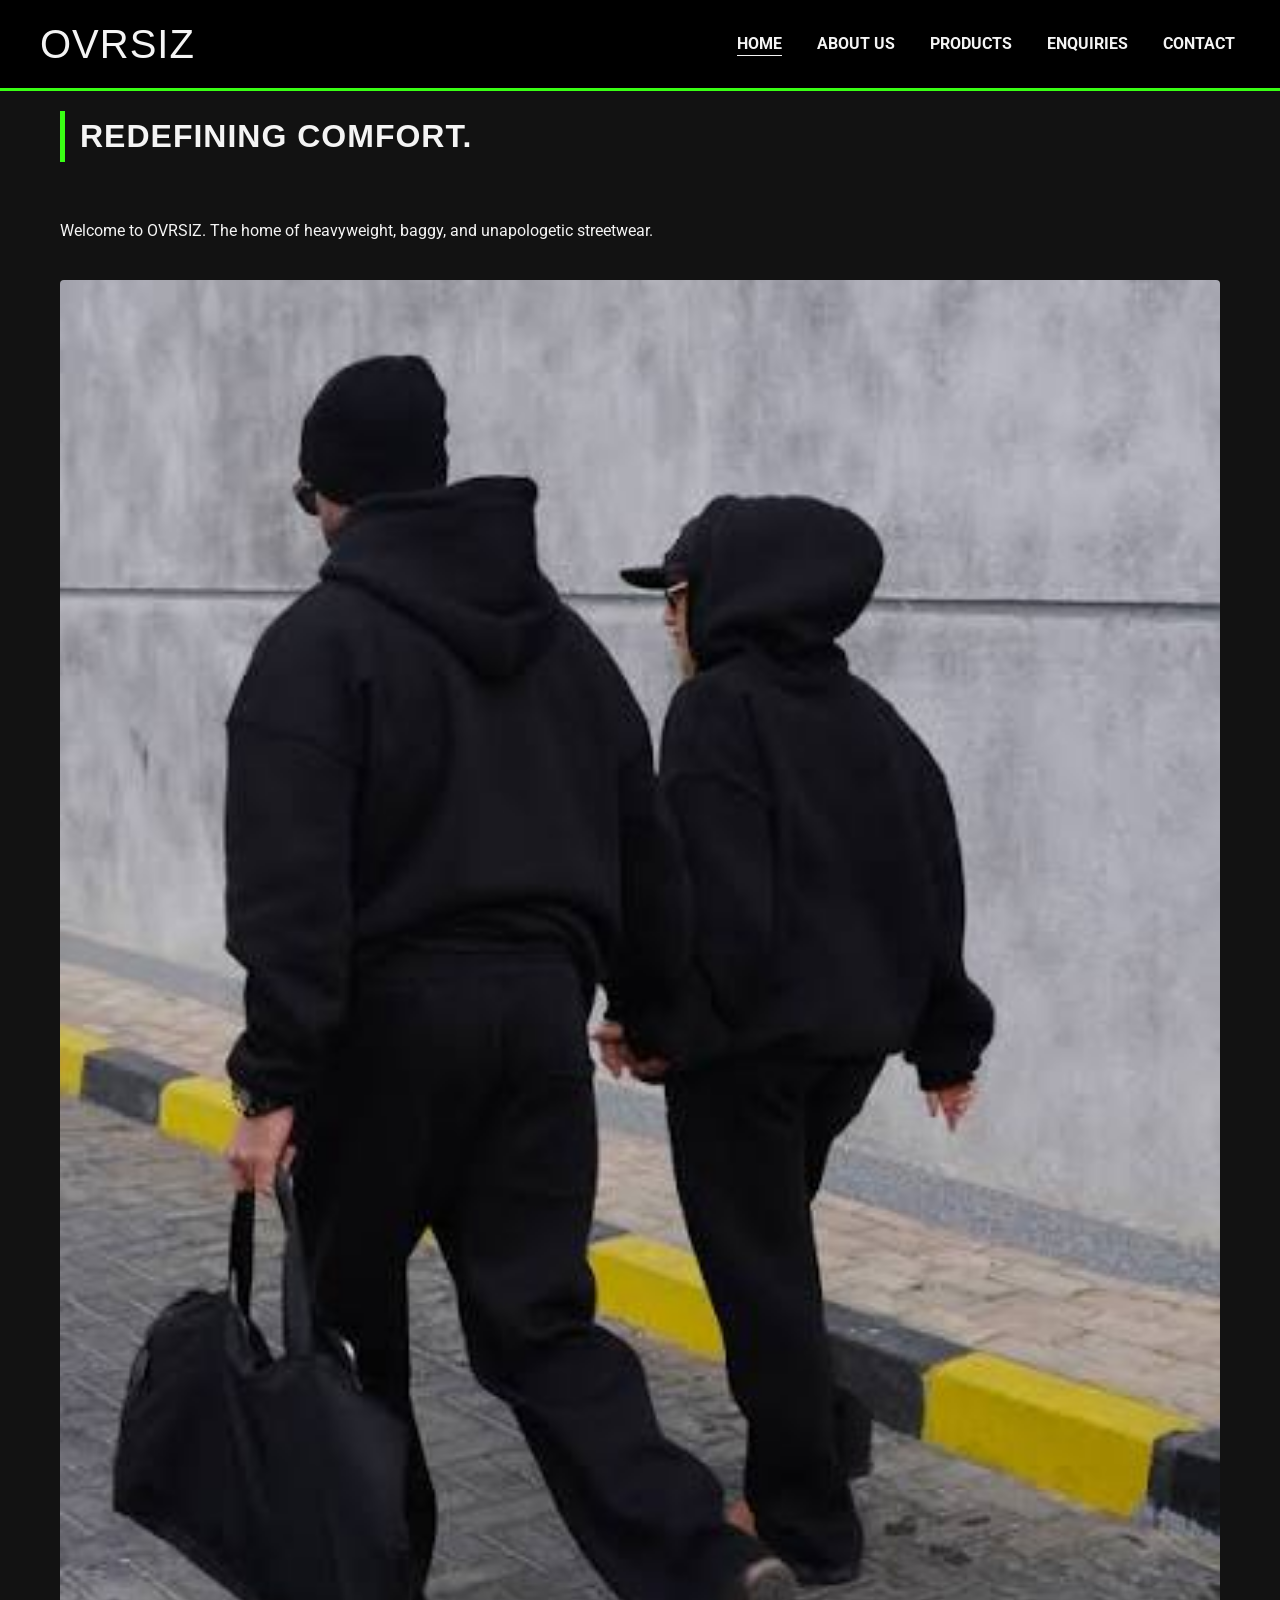
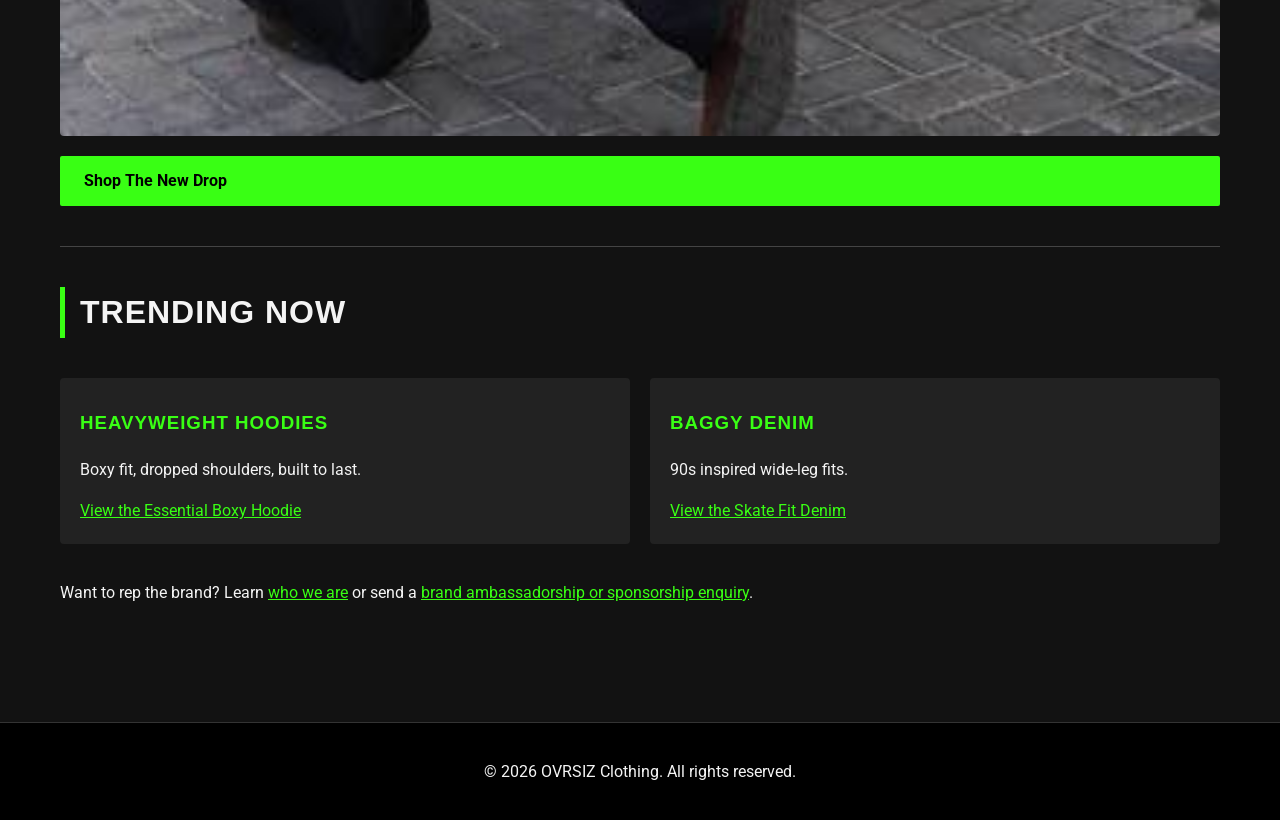
<file: OVRSIZ/index.html>
<!DOCTYPE html>
<html lang="en">

<head>
    <meta charset="UTF-8">
    <meta name="viewport" content="width=device-width, initial-scale=1.0">
    <title>OVRSIZ | Oversized Streetwear, Heavyweight Hoodies &amp; Baggy Denim</title>
    <meta name="description" content="Explore OVRSIZ oversized streetwear: heavyweight hoodies, baggy denim and gender-neutral clothing inspired by skate culture.">
    <meta name="keywords" content="OVRSIZ, oversized streetwear, heavyweight hoodies, baggy denim, gender-neutral clothing, skate streetwear South Africa">
    <script src="script.js" defer></script>
    <link rel="stylesheet" href="style.css">
</head>

<body>
    <a class="skip-link" href="#main-content">Skip to content</a>

    <!-- Main Website Header & Navigation -->
    <header>
        <a class="logo" href="index.html">OVRSIZ</a>
        <nav aria-label="Main navigation">
            <ul id="main-menu">
                <li><a href="index.html" aria-current="page">Home</a></li>
                <li><a href="about.html">About Us</a></li>
                <li><a href="products.html">Products</a></li>
                <li><a href="enquiry.html">Enquiries</a></li>
                <li><a href="contact.html">Contact</a></li>
            </ul>
        </nav>
    </header>

    <!-- Main Content Area -->
    <main id="main-content">
        <!-- Hero Section -->
        <section>
            <h1>Redefining Comfort.</h1>
            <p>Welcome to OVRSIZ. The home of heavyweight, baggy, and unapologetic streetwear.</p>
            <img src="images/ovrsiz-black-oversized-hoodies-streetwear.jpeg" width="399" height="501" alt="Two people walking along a city pavement in matching black oversized hoodies and wide-leg pants">
            <br>
            <a class="button-link" href="products.html">Shop The New Drop</a>
        </section>

        <hr>

        <!-- Featured Categories -->
        <section>
            <h2>Trending Now</h2>
            <article>
                <h3>Heavyweight Hoodies</h3>
                <p>Boxy fit, dropped shoulders, built to last.</p>
                <a href="products.html">View the Essential Boxy Hoodie</a>
            </article>
            <article>
                <h3>Baggy Denim</h3>
                <p>90s inspired wide-leg fits.</p>
                <a href="products.html">View the Skate Fit Denim</a>
            </article>
            <p>Want to rep the brand? Learn <a href="about.html">who we are</a> or send a <a href="enquiry.html">brand ambassadorship or sponsorship enquiry</a>.</p>
        </section>
    </main>

    <!-- Website Footer -->
    <footer>
        <p>&copy; 2026 OVRSIZ Clothing. All rights reserved.</p>
    </footer>

</body>

</html>
</file>
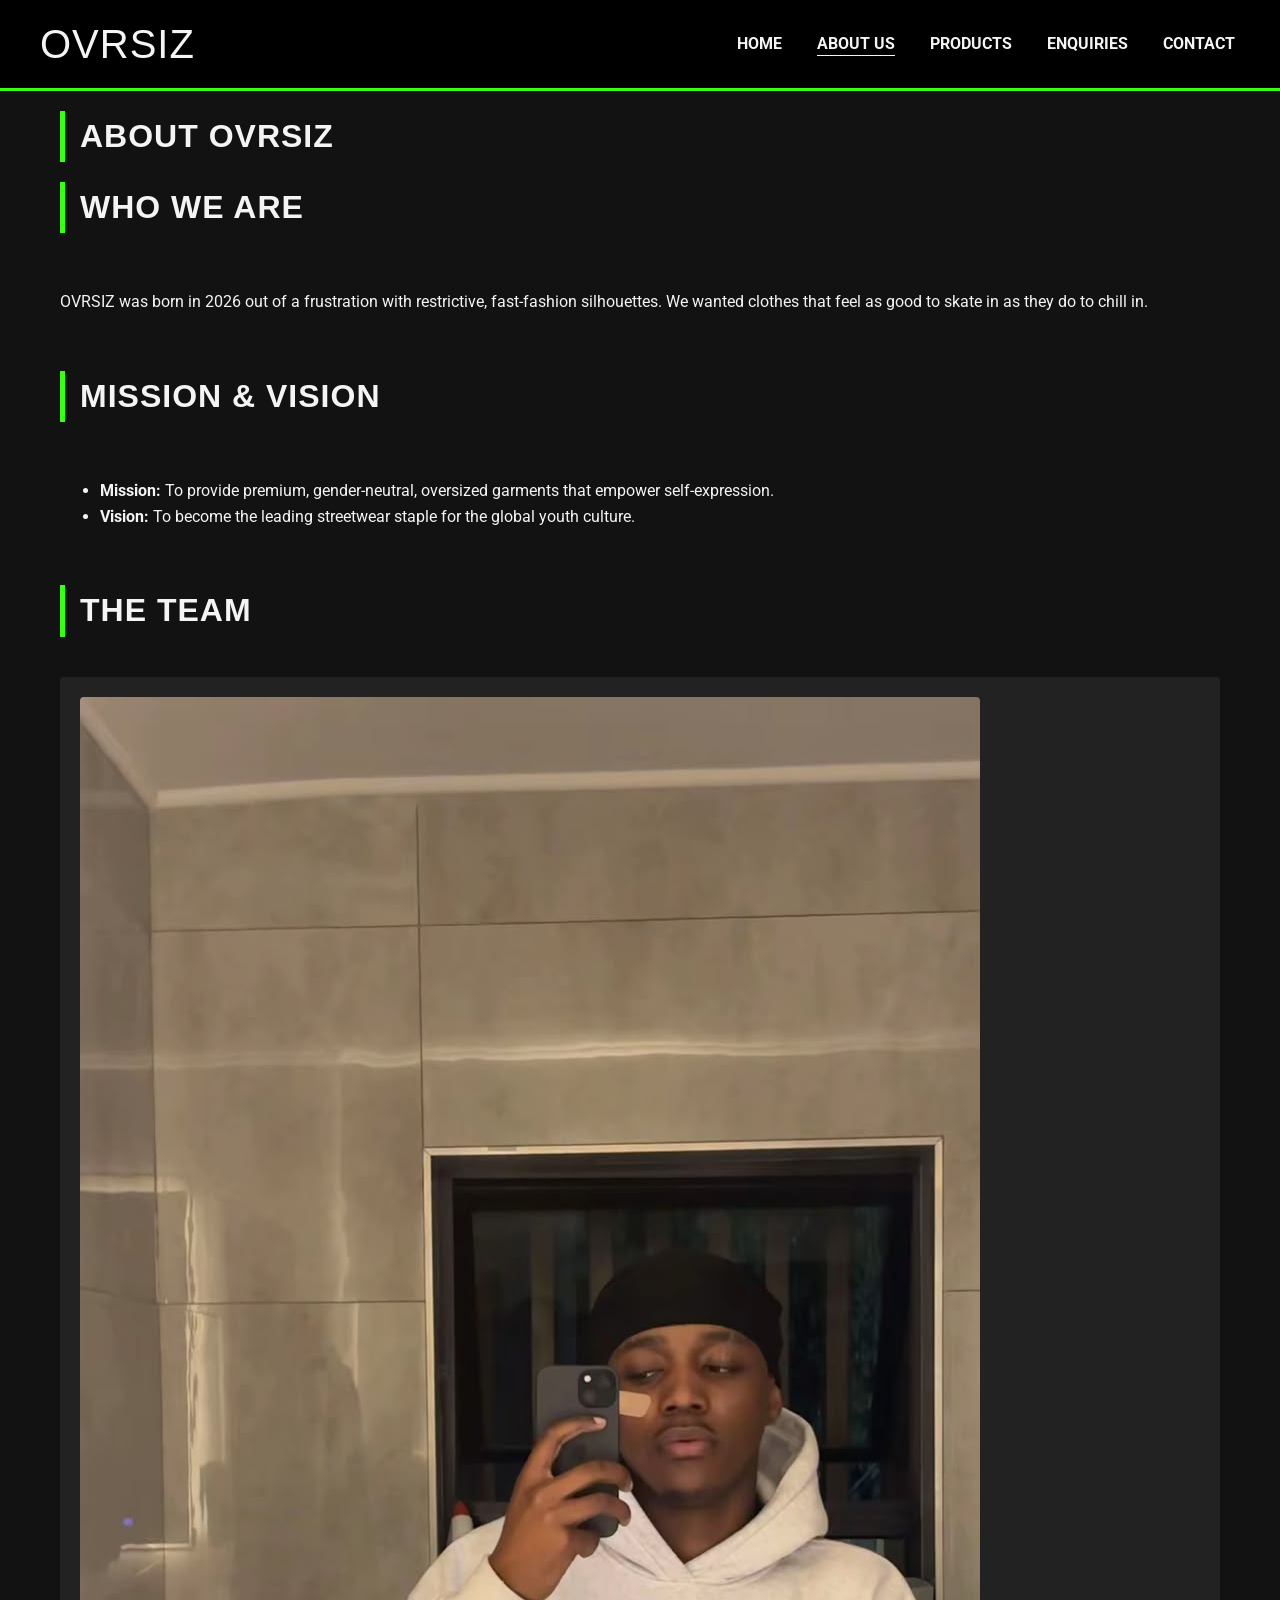
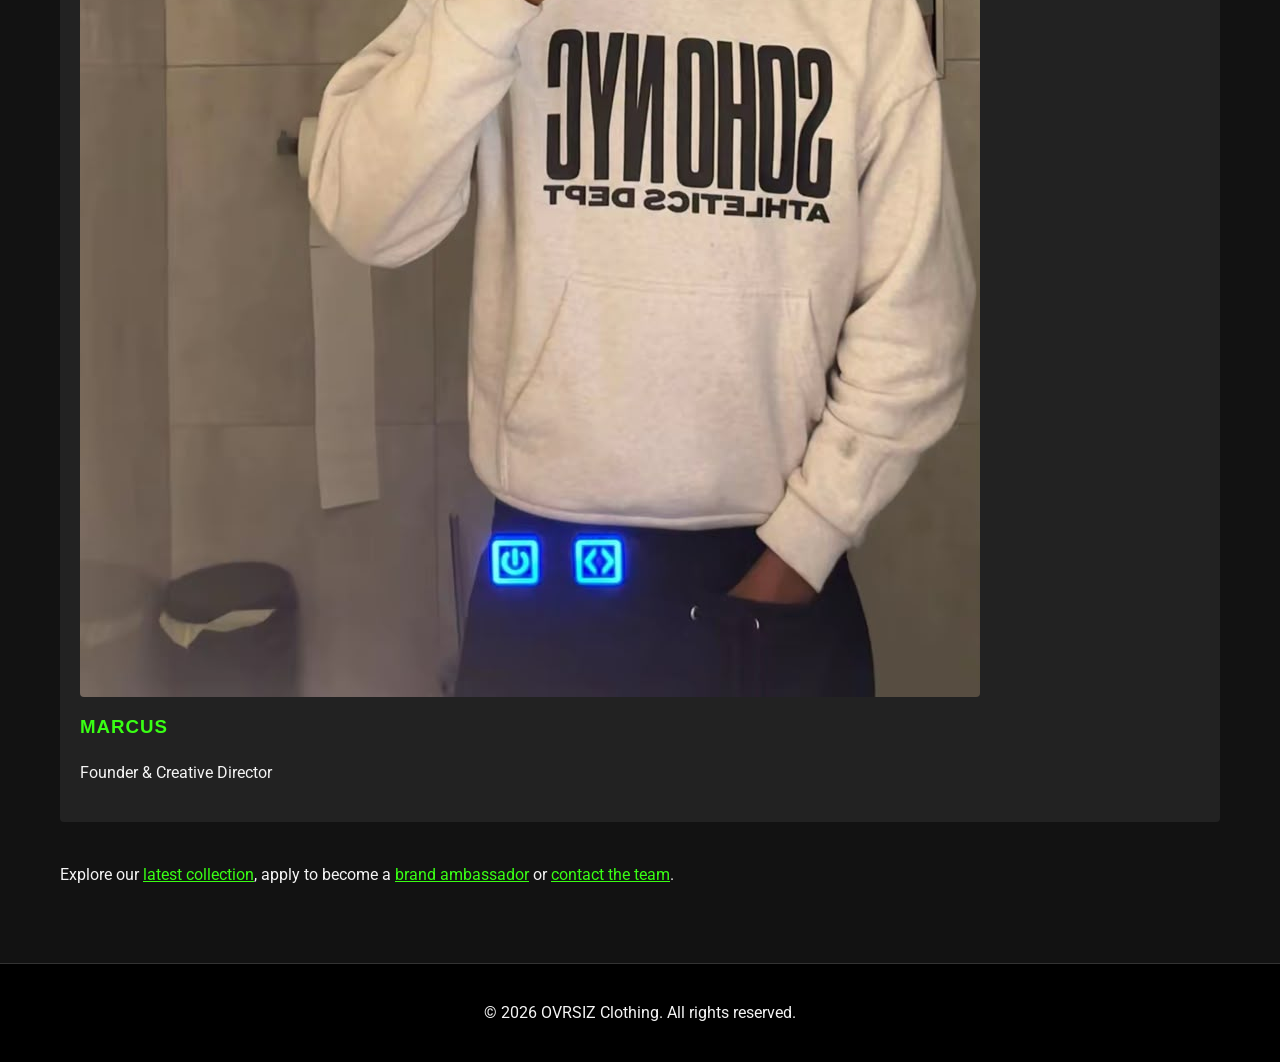
<file: OVRSIZ/about.html>
<!DOCTYPE html>
<html lang="en">

<head>
    <meta charset="UTF-8">
    <meta name="viewport" content="width=device-width, initial-scale=1.0">
    <title>About Us: Our Story, Mission &amp; Founder | OVRSIZ</title>
    <meta name="description" content="Meet Marcus and discover the mission behind OVRSIZ, a fictional streetwear brand built around comfort, skate culture and self-expression.">
    <meta name="keywords" content="OVRSIZ story, OVRSIZ founder Marcus, streetwear brand mission, gender-neutral clothing, skate culture, oversized fashion">
    <script src="script.js" defer></script>
    <link rel="stylesheet" href="style.css">
</head>

<body>
    <a class="skip-link" href="#main-content">Skip to content</a>

    <header>
        <a class="logo" href="index.html">OVRSIZ</a>
        <nav aria-label="Main navigation">
            <ul id="main-menu">
                <li><a href="index.html">Home</a></li>
                <li><a href="about.html" aria-current="page">About Us</a></li>
                <li><a href="products.html">Products</a></li>
                <li><a href="enquiry.html">Enquiries</a></li>
                <li><a href="contact.html">Contact</a></li>
            </ul>
        </nav>
    </header>

    <main id="main-content">
        <h1>About OVRSIZ</h1>

        <section>
            <h2>Who We Are</h2>
            <p>OVRSIZ was born in 2026 out of a frustration with restrictive, fast-fashion silhouettes. We wanted
                clothes that feel as good to skate in as they do to chill in.</p>
        </section>

        <section>
            <h2>Mission &amp; Vision</h2>
            <ul>
                <li><strong>Mission:</strong> To provide premium, gender-neutral, oversized garments that empower
                    self-expression.</li>
                <li><strong>Vision:</strong> To become the leading streetwear staple for the global youth culture.</li>
            </ul>
        </section>

        <section>
            <h2>The Team</h2>
            <article>
                <img src="images/marcus-ovrsiz-founder.jpg" width="900" height="1600" loading="lazy" alt="Marcus, OVRSIZ founder, taking a mirror selfie in a light grey oversized hoodie and black beanie">
                <h3>Marcus</h3>
                <p>Founder &amp; Creative Director</p>
            </article>
        </section>
        <p>Explore our <a href="products.html">latest collection</a>, apply to become a <a href="enquiry.html">brand ambassador</a> or <a href="contact.html">contact the team</a>.</p>
    </main>

    <footer>
        <p>&copy; 2026 OVRSIZ Clothing. All rights reserved.</p>
    </footer>

</body>

</html>
</file>
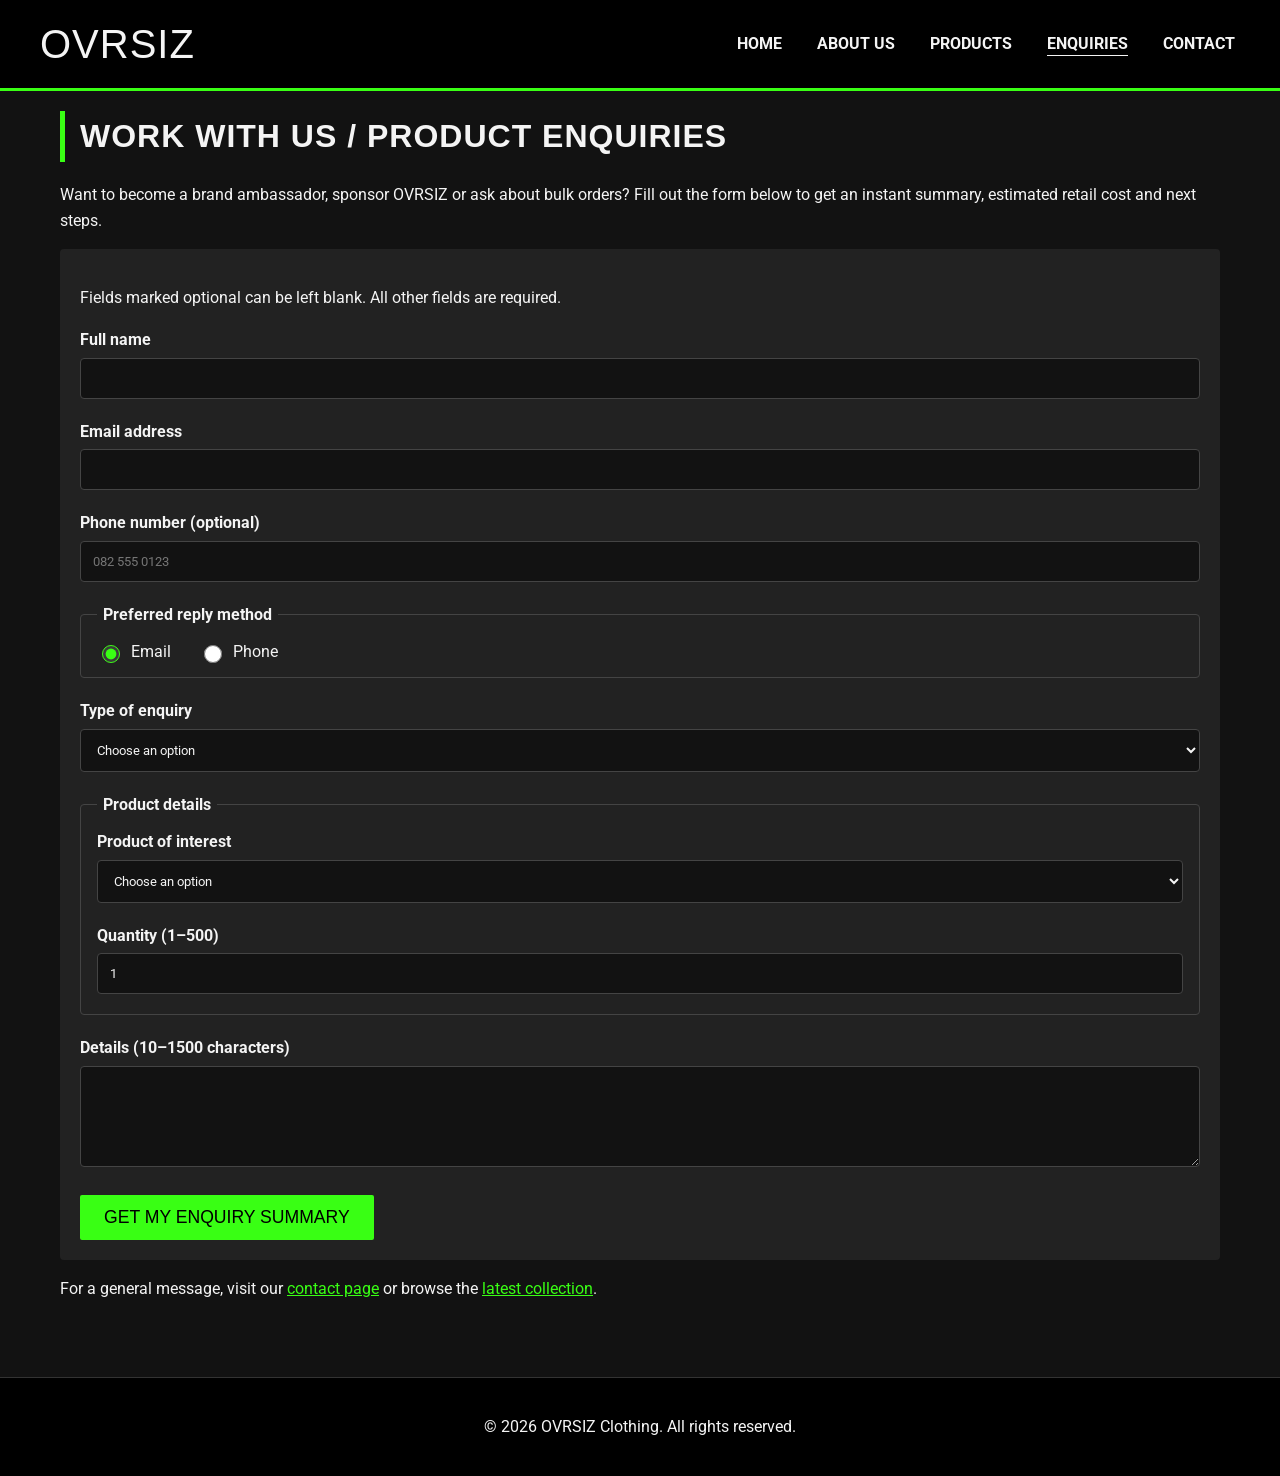
<file: OVRSIZ/enquiry.html>
<!DOCTYPE html>
<html lang="en">

<head>
    <meta charset="UTF-8">
    <meta name="viewport" content="width=device-width, initial-scale=1.0">
    <title>Brand Ambassador, Sponsorship &amp; Bulk Order Enquiries | OVRSIZ</title>
    <meta name="description" content="Send an OVRSIZ enquiry about products, bulk orders, sponsorship or brand ambassadorship and get an instant estimated retail cost and next steps.">
    <meta name="keywords" content="OVRSIZ enquiries, streetwear brand ambassador, streetwear sponsorship, bulk hoodie orders, wholesale streetwear South Africa">
    <script src="script.js" defer></script>
    <link rel="stylesheet" href="style.css">
</head>

<body>
    <a class="skip-link" href="#main-content">Skip to content</a>

    <header>
        <a class="logo" href="index.html">OVRSIZ</a>
        <nav aria-label="Main navigation">
            <ul id="main-menu">
                <li><a href="index.html">Home</a></li>
                <li><a href="about.html">About Us</a></li>
                <li><a href="products.html">Products</a></li>
                <li><a href="enquiry.html" aria-current="page">Enquiries</a></li>
                <li><a href="contact.html">Contact</a></li>
            </ul>
        </nav>
    </header>

    <main id="main-content">
        <h1>Work With Us / Product Enquiries</h1>
        <p>Want to become a brand ambassador, sponsor OVRSIZ or ask about bulk orders? Fill out the form below to get an instant summary, estimated retail cost and next steps.</p>

        <!-- Enquiry Form using standard HTML5 inputs -->
        <form id="enquiry-form" action="mailto:hello@ovrsiz.co.za" method="post" enctype="text/plain">
            <p>Fields marked optional can be left blank. All other fields are required.</p>
            <label for="fullName">Full name</label>
            <input id="fullName" name="fullName" type="text" autocomplete="name" minlength="2" maxlength="80" required>
            <label for="email">Email address</label>
            <input id="email" name="email" type="email" autocomplete="email" maxlength="254" required>
            <label for="phone">Phone number (optional)</label>
            <input id="phone" name="phone" type="tel" autocomplete="tel" placeholder="082 555 0123" maxlength="16">
            <fieldset>
                <legend>Preferred reply method</legend>
                <label class="choice"><input type="radio" name="replyMethod" value="email" checked> Email</label>
                <label class="choice"><input type="radio" name="replyMethod" value="phone"> Phone</label>
            </fieldset>
            <label for="enquiryType">Type of enquiry</label>
            <select id="enquiryType" name="enquiryType" required>
                <option value="">Choose an option</option>
                <option value="product">Product Information</option>
                <option value="wholesale">Wholesale / Bulk Order</option>
                <option value="ambassador">Brand Ambassadorship</option>
                <option value="sponsorship">Sponsorship</option>
            </select>
            <fieldset id="order-details">
                <legend>Product details</legend>
                <label for="productChoice">Product of interest</label>
                <select id="productChoice" name="productChoice" required>
                    <option value="">Choose an option</option>
                    <option value="hoodie">Essential Boxy Hoodie — R850.00</option>
                    <option value="denim">Skate Fit Denim — R950.00</option>
                </select>
                <label for="quantity">Quantity (1–500)</label>
                <input id="quantity" name="quantity" type="number" min="1" max="500" step="1" value="1" required>
            </fieldset>
            <label for="details">Details (10–1500 characters)</label>
            <textarea id="details" name="details" rows="5" minlength="10" maxlength="1500" required></textarea>
            <button type="submit">Get my enquiry summary</button>
            <div id="enquiry-response" class="response-panel" aria-live="polite" hidden></div>
            <noscript><p>Enable JavaScript for an instant summary, or submit to email hello@ovrsiz.co.za using your email app.</p></noscript>
        </form>
        <p>For a general message, visit our <a href="contact.html">contact page</a> or browse the <a href="products.html">latest collection</a>.</p>
    </main>

    <footer>
        <p>&copy; 2026 OVRSIZ Clothing. All rights reserved.</p>
    </footer>

</body>

</html>
</file>
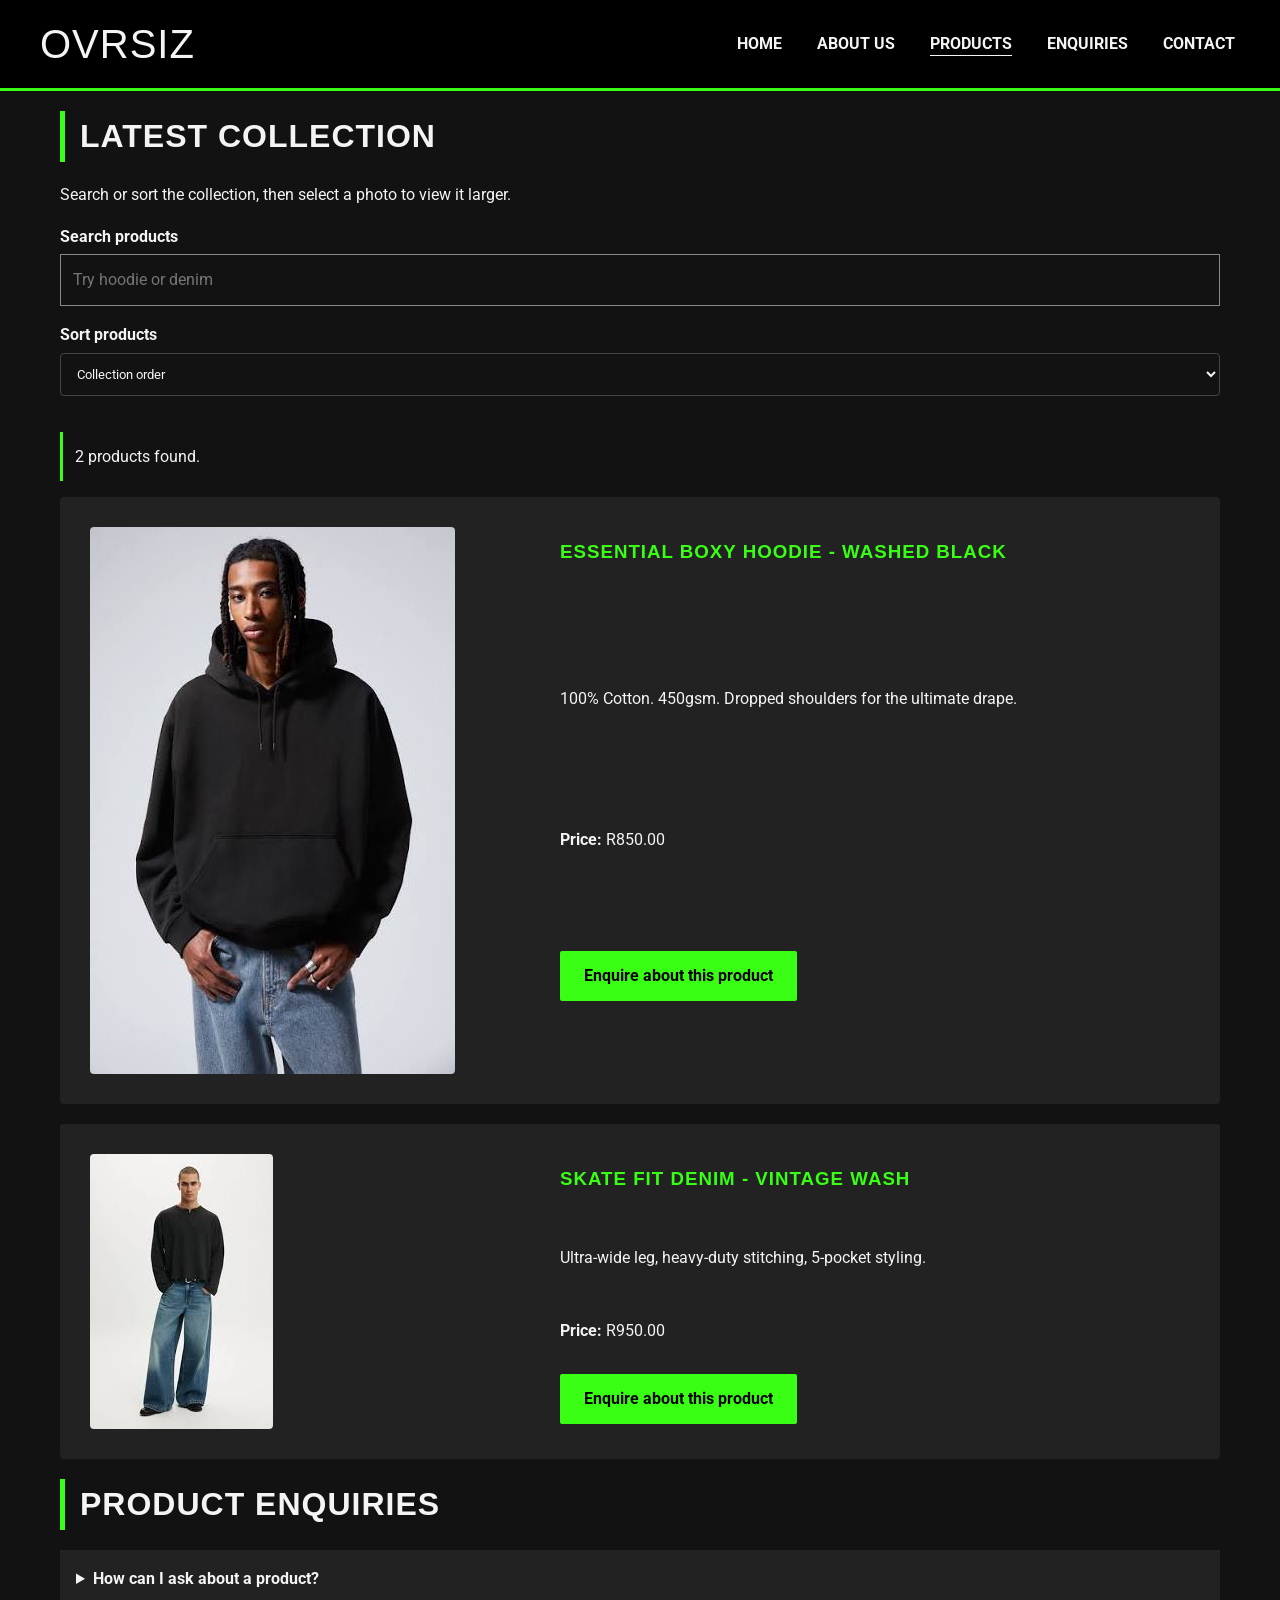
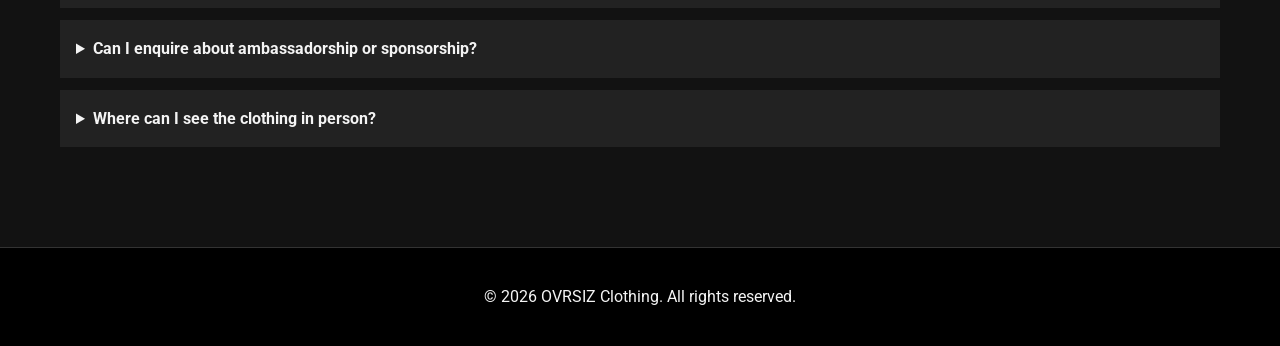
<file: OVRSIZ/products.html>
<!DOCTYPE html>
<html lang="en">

<head>
    <meta charset="UTF-8">
    <meta name="viewport" content="width=device-width, initial-scale=1.0">
    <title>Shop Oversized Hoodies &amp; Skate Fit Denim | OVRSIZ</title>
    <meta name="description" content="Browse the OVRSIZ Essential Boxy Hoodie and Skate Fit Denim. Search the collection, view product photos and enquire about your favourite style.">
    <meta name="keywords" content="OVRSIZ products, boxy hoodie, heavyweight 450gsm hoodie, skate fit denim, wide leg jeans, oversized streetwear shop">
    <script src="script.js" defer></script>
    <link rel="stylesheet" href="style.css">
</head>

<body>
    <a class="skip-link" href="#main-content">Skip to content</a>

    <header>
        <a class="logo" href="index.html">OVRSIZ</a>
        <nav aria-label="Main navigation">
            <ul id="main-menu">
                <li><a href="index.html">Home</a></li>
                <li><a href="about.html">About Us</a></li>
                <li><a href="products.html" aria-current="page">Products</a></li>
                <li><a href="enquiry.html">Enquiries</a></li>
                <li><a href="contact.html">Contact</a></li>
            </ul>
        </nav>
    </header>

    <main id="main-content">
        <h1>Latest Collection</h1>

        <div id="catalogue-controls" hidden>
            <p>Search or sort the collection, then select a photo to view it larger.</p>
            <label for="product-search">Search products</label>
            <input type="search" id="product-search" placeholder="Try hoodie or denim">
            <label for="product-sort">Sort products</label>
            <select id="product-sort">
                <option value="original">Collection order</option>
                <option value="az">Name A–Z</option>
                <option value="price">Price: low to high</option>
                <option value="price-desc">Price: high to low</option>
            </select>
            <p id="search-status" role="status"></p>
        </div>
        <div id="product-list">
        <!-- Product 1 -->
        <article>
            <img src="images/essential-boxy-hoodie-washed-black.jpeg" width="365" height="547" loading="lazy" alt="Model wearing the black Essential Boxy Hoodie with light blue wide-leg jeans">
            <h2>Essential Boxy Hoodie - Washed Black</h2>
            <p>100% Cotton. 450gsm. Dropped shoulders for the ultimate drape.</p>
            <p><strong>Price:</strong> R850.00</p>
            <a class="button-link" href="enquiry.html">Enquire about this product</a>
        </article>

        <hr>

        <!-- Product 2 -->
        <article>
            <img src="images/skate-fit-denim-vintage-wash.jpeg" width="183" height="275" loading="lazy" alt="Model wearing faded vintage-wash Skate Fit Denim with an ultra-wide leg">
            <h2>Skate Fit Denim - Vintage Wash</h2>
            <p>Ultra-wide leg, heavy-duty stitching, 5-pocket styling.</p>
            <p><strong>Price:</strong> R950.00</p>
            <a class="button-link" href="enquiry.html">Enquire about this product</a>
        </article>
        </div>
        <dialog id="lightbox" aria-labelledby="lightbox-caption">
            <button type="button" id="lightbox-close" autofocus>Close image</button>
            <figure><img id="lightbox-image" alt=""><figcaption id="lightbox-caption"></figcaption></figure>
        </dialog>
        <section class="faq">
            <h2>Product enquiries</h2>
            <details><summary>How can I ask about a product?</summary><p>Use our <a href="enquiry.html">enquiry form</a> for product information or bulk orders. Stock and sizes must be confirmed by the team.</p></details>
            <details><summary>Can I enquire about ambassadorship or sponsorship?</summary><p>Yes. Select Brand Ambassadorship or Sponsorship on the <a href="enquiry.html">enquiry form</a> and describe your interest in OVRSIZ.</p></details>
            <details><summary>Where can I see the clothing in person?</summary><p>Visit our Johannesburg flagship or Cape Town pop-up. Find both on the <a href="contact.html">contact page map</a>.</p></details>
        </section>
    </main>

    <footer>
        <p>&copy; 2026 OVRSIZ Clothing. All rights reserved.</p>
    </footer>

</body>

</html>
</file>
<file: OVRSIZ/style.css>
/*  
   GENERAL STYLES
     */

/* Import Roboto font for body text */
@import url('https://fonts.googleapis.com/css2?family=Roboto:wght@400;700&display=swap');

/* Define the colour scheme from the proposal */
:root {
    --primary-bg: #121212;     /* Almost black background */
    --secondary-bg: #222222;   /* Charcoal for cards/sections */
    --text-color: #f4f4f4;     /* Off-white for readability */
    --accent-color: #39ff14;   /* Neon green for CTAs and highlights */
}

body {
    background-color: var(--primary-bg);
    color: var(--text-color);
    font-family: 'Roboto', sans-serif;
    margin: 0;
    padding: 0;
    line-height: 1.6;
}

/* Typography for Headings: Brutalist style */
h1, h2, h3, h4, h5, h6 {
    font-family: 'Impact', 'Arial Black', sans-serif;
    text-transform: uppercase;
    letter-spacing: 1px;
    margin-top: 0;
}

h1 {
    font-size: 2.5rem;
}

h2,
main h1 {
    font-size: 2rem;
    color: var(--text-color);
    border-left: 5px solid var(--accent-color);
    padding-left: 15px;
    margin-bottom: 20px;
}

/* General image styling */
img {
    max-width: 100%;
    height: auto;
    display: block;
    border-radius: 4px;
}

/* Dividing lines */
hr {
    border: 0;
    height: 1px;
    background-color: #444;
    margin: 40px 0;
}

/* Main content wrapper */
main {
    max-width: 1200px;
    margin: 0 auto;
    padding: 20px;
}

/*  
   HEADER & NAVIGATION
     */
header {
    background-color: #000;
    padding: 20px;
    border-bottom: 3px solid var(--accent-color);
    text-align: center; /* Centered for mobile */
}

/* Logo text keeps the original header heading style; each page now has its own H1 in main */
.logo {
    display: block;
    font-family: 'Impact', 'Arial Black', sans-serif;
    font-size: 2.5rem;
    line-height: 1.2;
    text-transform: uppercase;
    letter-spacing: 1px;
    text-decoration: none;
    margin-bottom: 15px;
    color: var(--text-color);
}

nav ul {
    list-style-type: none;
    padding: 0;
    margin: 0;
    display: flex;
    flex-direction: column; /* Stacked links on mobile */
    gap: 15px;
}

nav ul li a {
    color: var(--text-color);
    text-decoration: none;
    font-weight: bold;
    text-transform: uppercase;
    transition: color 0.3s ease;
    padding: 5px;
}

nav ul li a:hover,
nav ul li a:focus {
    color: var(--accent-color);
}

/*  
   SECTIONS & CARDS
     */
section {
    margin-bottom: 40px;
}

/* Style articles as secondary cards */
article {
    background-color: var(--secondary-bg);
    padding: 20px;
    border-radius: 4px;
    margin-bottom: 20px;
}

article h3,
#product-list article h2 {
    margin-top: 10px;
    color: var(--accent-color);
}

article img {
    margin-bottom: 15px;
}

/*  
   BUTTONS
     */
button {
    background-color: var(--accent-color);
    color: #000;
    border: none;
    padding: 12px 24px;
    font-family: 'Impact', 'Arial Black', sans-serif;
    font-size: 1.1rem;
    text-transform: uppercase;
    cursor: pointer;
    width: 100%; /* Full width for mobile friendliness */
    transition: background-color 0.3s ease, transform 0.1s ease;
    border-radius: 2px;
}

button:hover,
button:focus {
    background-color: #32e012; /* Slightly darker green on hover */
    transform: scale(1.02);
}

/*  
   FORMS
     */
form {
    background-color: var(--secondary-bg);
    padding: 20px;
    border-radius: 4px;
}

label {
    font-weight: bold;
    display: block;
    margin-bottom: 5px;
}

/* Consistent form inputs */
input[type="text"],
input[type="email"],
input[type="tel"],
input[type="number"],
select,
textarea {
    width: 100%;
    padding: 12px;
    margin-bottom: 20px;
    background-color: var(--primary-bg);
    color: var(--text-color);
    border: 1px solid #444;
    border-radius: 4px;
    font-family: 'Roboto', sans-serif;
    box-sizing: border-box; /* Prevent padding from breaking width */
}

input:focus,
select:focus,
textarea:focus {
    border-color: var(--accent-color);
    outline: none;
}

/*  
   IFRAMES (MAPS)
     */
iframe {
    width: 100%;
    border-radius: 4px;
}

/*  
   FOOTER
     */
footer {
    text-align: center;
    padding: 20px;
    background-color: #000;
    border-top: 1px solid #333;
    margin-top: 40px;
}

/*  
   RESPONSIVE DESIGN (TABLET & DESKTOP)
     */

/* Hide random HTML breaks to keep layouts clean on larger screens */
@media (min-width: 768px) {
    br {
        display: none; 
    }

    /* HEADER: Change to row layout */
    header {
        display: flex;
        justify-content: space-between;
        align-items: center;
        padding: 20px 40px;
    }

    .logo {
        margin-bottom: 0;
    }

    nav ul {
        flex-direction: row; /* Horizontal navigation */
        gap: 25px;
    }

    /* GENERAL LAYOUT: Flexbox grid for sections containing articles */
    main > section {
        display: flex;
        flex-wrap: wrap;
        gap: 20px;
    }

    /* Force non-article elements to take full width */
    main > section > *:not(article) {
        flex: 1 1 100%;
    }

    /* Articles display side-by-side */
    main > section > article {
        flex: 1 1 calc(50% - 20px);
        margin-bottom: 0;
    }

    /* BUTTONS: Only take up necessary space on larger screens */
    button {
        width: auto;
    }

    /* PRODUCT PAGE: Advanced CSS Grid for horizontal product cards */
    main > article {
        display: grid;
        grid-template-columns: 40% 1fr;
        grid-template-rows: auto auto auto 1fr;
        gap: 10px 30px;
        padding: 30px;
    }

    main > article > img {
        grid-column: 1 / 2;
        grid-row: 1 / 5;
        height: 100%;
        object-fit: cover;
        margin-bottom: 0;
    }

    main > article > h3 {
        grid-column: 2 / 3;
        grid-row: 1 / 2;
        margin-bottom: 0;
    }

    main > article > p:nth-of-type(1) {
        grid-column: 2 / 3;
        grid-row: 2 / 3;
    }

    main > article > p:nth-of-type(2) {
        grid-column: 2 / 3;
        grid-row: 3 / 4;
    }

    main > article > button {
        grid-column: 2 / 3;
        grid-row: 4 / 5;
        align-self: start;
        justify-self: start;
        margin-top: 10px;
    }
}

/* PART 3: additions keep the original colour scheme and layout. */
* { box-sizing: border-box; }
[hidden] { display: none !important; }
a { color: var(--accent-color); }
:focus-visible { outline: 3px solid var(--accent-color); outline-offset: 4px; }
input:focus-visible, select:focus-visible, textarea:focus-visible { outline: 3px solid var(--accent-color); }
nav a[aria-current="page"] { text-decoration: underline; text-underline-offset: 6px; }
.skip-link { position: absolute; left: 12px; top: -100px; background: #000; padding: 12px; z-index: 10; }
.skip-link:focus { top: 12px; }
.button-link { display: inline-block; background: var(--accent-color); color: #000; padding: 12px 24px; text-decoration: none; font-weight: bold; border-radius: 2px; }
input[type="search"] { width: 100%; padding: 12px; background: var(--primary-bg); color: var(--text-color); border: 1px solid #888; margin-bottom: 16px; font: inherit; }
#product-list article { min-width: 0; }
.image-button { width: auto; max-width: 100%; padding: 0; background: transparent; }
.image-button:hover, .image-button:focus { background: transparent; }
.image-button img { margin: 0; }
#product-list .button-link { align-self: start; justify-self: start; }
.faq { display: block; }
details { background: var(--secondary-bg); margin: 12px 0; padding: 16px; }
summary { cursor: pointer; font-weight: bold; }
details[open] p { animation: reveal .2s ease; }
@keyframes reveal { from { opacity: 0; } to { opacity: 1; } }
dialog { background: var(--secondary-bg); color: var(--text-color); border: 2px solid var(--accent-color); width: min(650px, 92vw); max-height: 90vh; padding: 20px; }
dialog::backdrop { background: rgb(0 0 0 / 85%); }
dialog figure { margin: 16px 0 0; }
dialog img { width: 100%; max-height: 65vh; margin: auto; object-fit: contain; }
dialog[open] { animation: reveal .25s ease; }
figcaption { margin-top: 12px; }
.modal-open { overflow: hidden; }
.field-error { color: #ffb4b4; margin: -12px 0 20px; }
.field-error:empty { display: none; }
[aria-invalid="true"] { border-color: #ffb4b4; }
[role="status"]:not(:empty) { border-left: 3px solid var(--accent-color); padding: 12px; }
pre { white-space: pre-wrap; overflow-wrap: anywhere; font: inherit; }
button:disabled { opacity: .65; cursor: wait; }
#product-list article h2 { font-size: 1.17rem; border-left: 0; padding-left: 0; }
.menu-toggle { width: auto; margin: 0 auto 15px; background: transparent; color: var(--text-color); border: 2px solid var(--accent-color); font-size: 1rem; padding: 8px 18px; }
.menu-toggle:hover, .menu-toggle:focus { background: var(--accent-color); color: #000; }
@media (max-width: 767px) {
    .js-nav nav ul { display: none; }
    .js-nav.nav-open nav ul { display: flex; animation: reveal .2s ease; }
}
fieldset { border: 1px solid #444; border-radius: 4px; margin: 0 0 20px; padding: 12px 16px 0; }
fieldset[hidden] { display: none; }
legend { font-weight: bold; padding: 0 6px; }
label.choice { display: inline-flex; align-items: center; gap: 8px; margin: 0 24px 12px 0; font-weight: normal; cursor: pointer; }
input[type="radio"] { width: 18px; height: 18px; accent-color: var(--accent-color); }
.secondary-button { background: transparent; color: var(--text-color); border: 2px solid var(--accent-color); margin-top: 12px; }
.secondary-button:hover, .secondary-button:focus { background: var(--accent-color); color: #000; }
#contact-status.is-sending { border-left-color: #ffd166; }
#contact-status.is-success { border-left-color: var(--accent-color); background: rgb(57 255 20 / 10%); }
#contact-status.is-error { border-left-color: #ffb4b4; background: rgb(255 180 180 / 10%); }
.response-panel { margin-top: 20px; padding: 20px; border: 2px solid var(--accent-color); background: var(--primary-bg); animation: reveal .3s ease; }
.response-panel h2 { font-size: 1.4rem; }
.response-panel dl { display: grid; grid-template-columns: max-content 1fr; gap: 6px 16px; margin: 0 0 16px; }
.response-panel dt { font-weight: bold; }
.response-panel dd { margin: 0; overflow-wrap: anywhere; }
.small-note { font-size: .9rem; color: #bbb; }
.store-map { height: 420px; width: 100%; border: 2px solid var(--accent-color); border-radius: 4px; background: var(--secondary-bg); margin-bottom: 20px; }
.store-map .leaflet-popup-content { color: #000; }
.map-fallback { padding: 20px; }
.map-focus { width: auto; margin: 0 16px 10px 0; font-size: 1rem; }
@media (max-width: 480px) { .response-panel dl { grid-template-columns: 1fr; } .store-map { height: 320px; } }
@media (min-width: 768px) {
    .menu-toggle { display: none; }
    #product-list article { display: grid; grid-template-columns: 40% 1fr; gap: 10px 30px; padding: 30px; }
    #product-list article > .image-button, #product-list article > img { grid-column: 1; grid-row: 1 / 5; justify-self: start; }
    #product-list article > :not(img):not(.image-button) { grid-column: 2; }
    #product-list article h3 { margin-bottom: 0; }
}
@media (prefers-reduced-motion: reduce) {
    *, *::before, *::after { animation: none !important; transition: none !important; }
}
</file>
